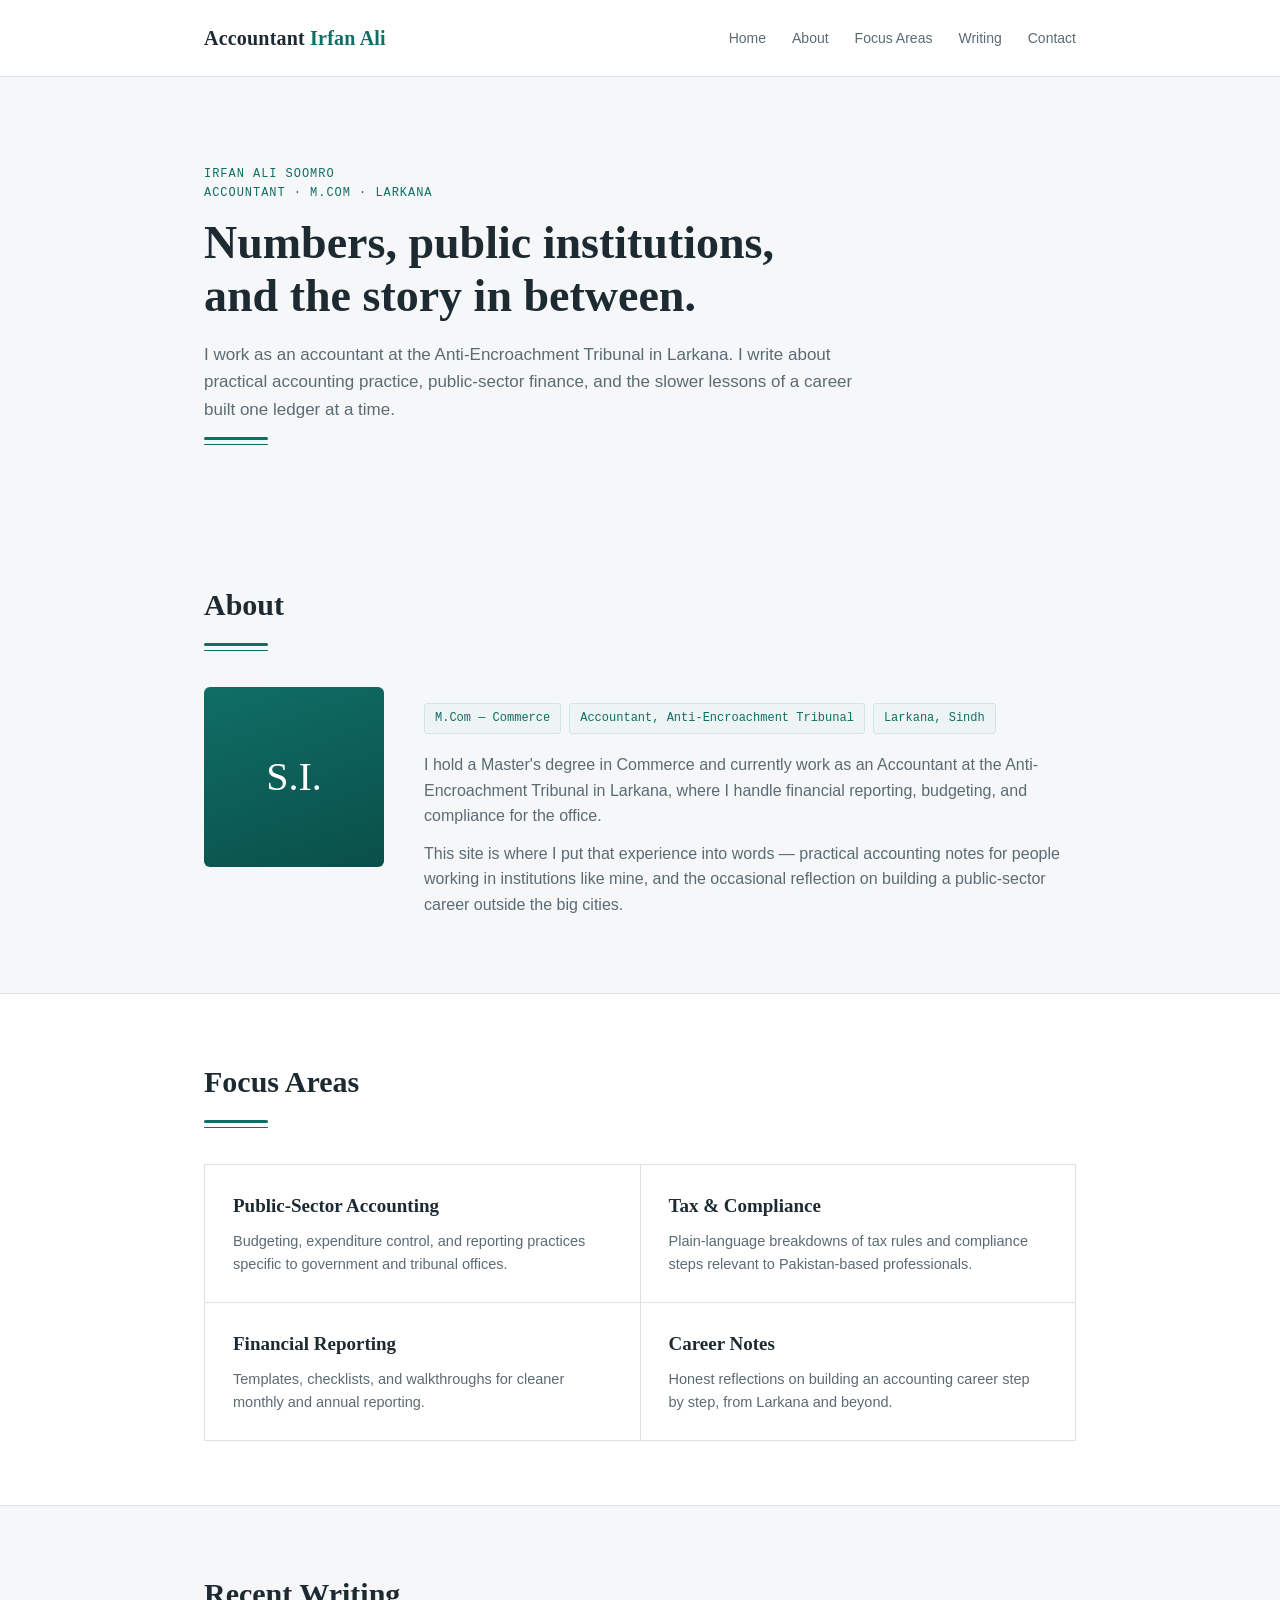
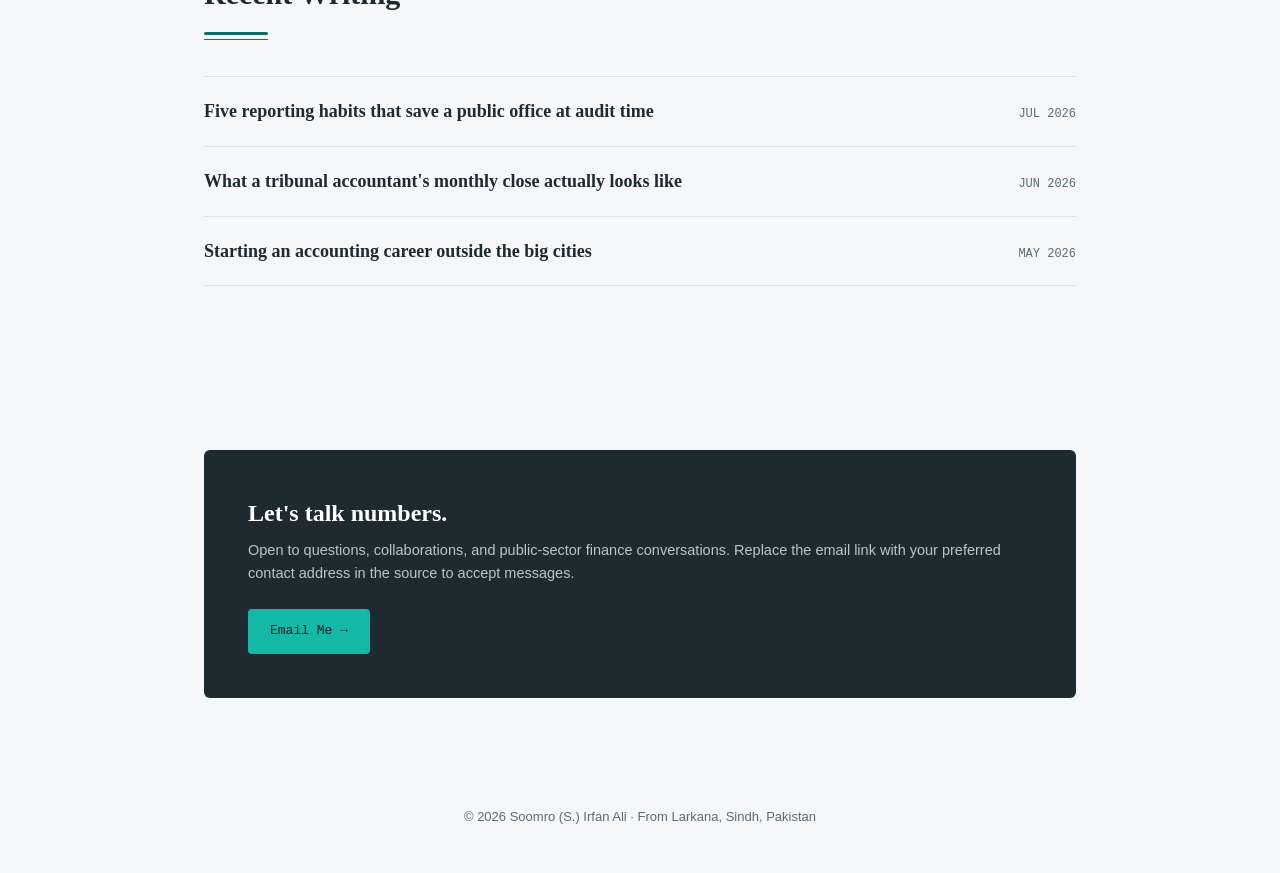
<file: index.html>
<!DOCTYPE html>
<html lang="en">
<head>
  <meta charset="utf-8">
  <meta name="viewport" content="width=device-width, initial-scale=1">
  <meta name="description" content="Irfan Ali Soomro — Accountant. Notes on public-sector accounting, financial reporting, tax & compliance, and career reflections from Larkana, Sindh.">

  <title>Soomro (S.) Irfan Ali — Accountant</title>

  <!-- Favicons -->
  <link rel="icon" type="image/svg+xml" href="/assets/favicon.svg">
  <link rel="alternate icon" href="/assets/favicon.svg">

  <!-- Open Graph / Social -->
  <meta property="og:title" content="Soomro (S.) Irfan Ali — Accountant">
  <meta property="og:description" content="Notes on public-sector accounting, financial reporting, tax & compliance, and career reflections from Larkana, Sindh.">
  <meta property="og:type" content="website">
  <meta property="og:url" content="https://sirfanali43.github.io/">
  <meta property="og:image" content="/assets/og-image.svg">

  <meta name="twitter:card" content="summary_large_image">
  <meta name="twitter:title" content="Soomro (S.) Irfan Ali — Accountant">
  <meta name="twitter:description" content="Notes on public-sector accounting, financial reporting, tax & compliance, and career reflections from Larkana, Sindh.">
  <meta name="twitter:image" content="/assets/og-image.svg">

  <link rel="stylesheet" href="/assets/style.css">
</head>
<body>
  <a class="skip-link" href="#main">Skip to content</a>
  <header class="site" role="banner">
    <div class="wrap">
      <div class="brand" aria-label="Site title">Accountant <span>Irfan Ali</span></div>
      <nav role="navigation" aria-label="Primary">
        <ul>
          <li><a href="/">Home</a></li>
          <li><a href="#about">About</a></li>
          <li><a href="#services">Focus Areas</a></li>
          <li><a href="#posts">Writing</a></li>
          <li><a href="#contact">Contact</a></li>
        </ul>
      </nav>
    </div>
  </header>

  <main id="main" tabindex="-1">
    <section class="hero" aria-labelledby="hero-heading">
      <div class="wrap">
        <div class="eyebrow">Irfan Ali Soomro <br>Accountant · M.Com · Larkana</div>
        <h1 id="hero-heading">Numbers, public institutions, and the story in between.</h1>
        <p class="sub">I work as an accountant at the Anti-Encroachment Tribunal in Larkana. I write about practical accounting practice, public-sector finance, and the slower lessons of a career built one ledger at a time.</p>
        <span class="ledger-rule" aria-hidden="true"><span class="thick"></span><span class="thin"></span></span>
      </div>
    </section>

    <section id="about" aria-labelledby="about-heading">
      <div class="wrap">
        <h2 id="about-heading" class="section-title">About</h2>
        <span class="ledger-rule" aria-hidden="true"><span class="thick"></span><span class="thin"></span></span>
        <div class="about-grid">
          <div class="avatar" aria-hidden="true">S.I.</div>
          <div>
            <div class="credentials" aria-hidden="true">
              <span>M.Com — Commerce</span>
              <span>Accountant, Anti-Encroachment Tribunal</span>
              <span>Larkana, Sindh</span>
            </div>
            <p>I hold a Master's degree in Commerce and currently work as an Accountant at the Anti-Encroachment Tribunal in Larkana, where I handle financial reporting, budgeting, and compliance for the office.</p>
            <p>This site is where I put that experience into words — practical accounting notes for people working in institutions like mine, and the occasional reflection on building a public-sector career outside the big cities.</p>
          </div>
        </div>
      </div>
    </section>

    <section class="alt" id="services" aria-labelledby="services-heading">
      <div class="wrap">
        <h2 id="services-heading" class="section-title">Focus Areas</h2>
        <span class="ledger-rule" aria-hidden="true"><span class="thick"></span><span class="thin"></span></span>
        <div class="services" role="list">
          <article class="service" role="listitem" aria-labelledby="s1"><h3 id="s1">Public-Sector Accounting</h3><p>Budgeting, expenditure control, and reporting practices specific to government and tribunal offices.</p></article>
          <article class="service" role="listitem" aria-labelledby="s2"><h3 id="s2">Tax &amp; Compliance</h3><p>Plain-language breakdowns of tax rules and compliance steps relevant to Pakistan-based professionals.</p></article>
          <article class="service" role="listitem" aria-labelledby="s3"><h3 id="s3">Financial Reporting</h3><p>Templates, checklists, and walkthroughs for cleaner monthly and annual reporting.</p></article>
          <article class="service" role="listitem" aria-labelledby="s4"><h3 id="s4">Career Notes</h3><p>Honest reflections on building an accounting career step by step, from Larkana and beyond.</p></article>
        </div>
      </div>
    </section>

    <section id="posts" aria-labelledby="posts-heading">
      <div class="wrap">
        <h2 id="posts-heading" class="section-title">Recent Writing</h2>
        <span class="ledger-rule" aria-hidden="true"><span class="thick"></span><span class="thin"></span></span>
        <!-- posts will be populated by JavaScript when assets/posts.json is present -->
        <div class="posts" data-post-list>
          <!-- fallback static posts for no-JS or before JS loads -->
          <div class="post"><a class="title" href="#">Five reporting habits that save a public office at audit time</a><span class="meta">JUL 2026</span></div>
          <div class="post"><a class="title" href="#">What a tribunal accountant's monthly close actually looks like</a><span class="meta">JUN 2026</span></div>
          <div class="post"><a class="title" href="#">Starting an accounting career outside the big cities</a><span class="meta">MAY 2026</span></div>
        </div>
      </div>
    </section>

    <section id="contact" aria-labelledby="contact-heading">
      <div class="wrap">
        <div class="contact-box">
          <div>
            <h3 id="contact-heading">Let's talk numbers.</h3>
            <p>Open to questions, collaborations, and public-sector finance conversations. Replace the email link with your preferred contact address in the source to accept messages.</p>
          </div>
          <a class="btn" href="mailto:you@example.com">Email Me →</a>
        </div>
      </div>
    </section>
  </main>

  <footer role="contentinfo">
    <div class="wrap">
      <p>© 2026 Soomro (S.) Irfan Ali · From Larkana, Sindh, Pakistan</p>
    </div>
  </footer>

  <script src="/assets/main.js" defer></script>
</body>
</html>
</file>
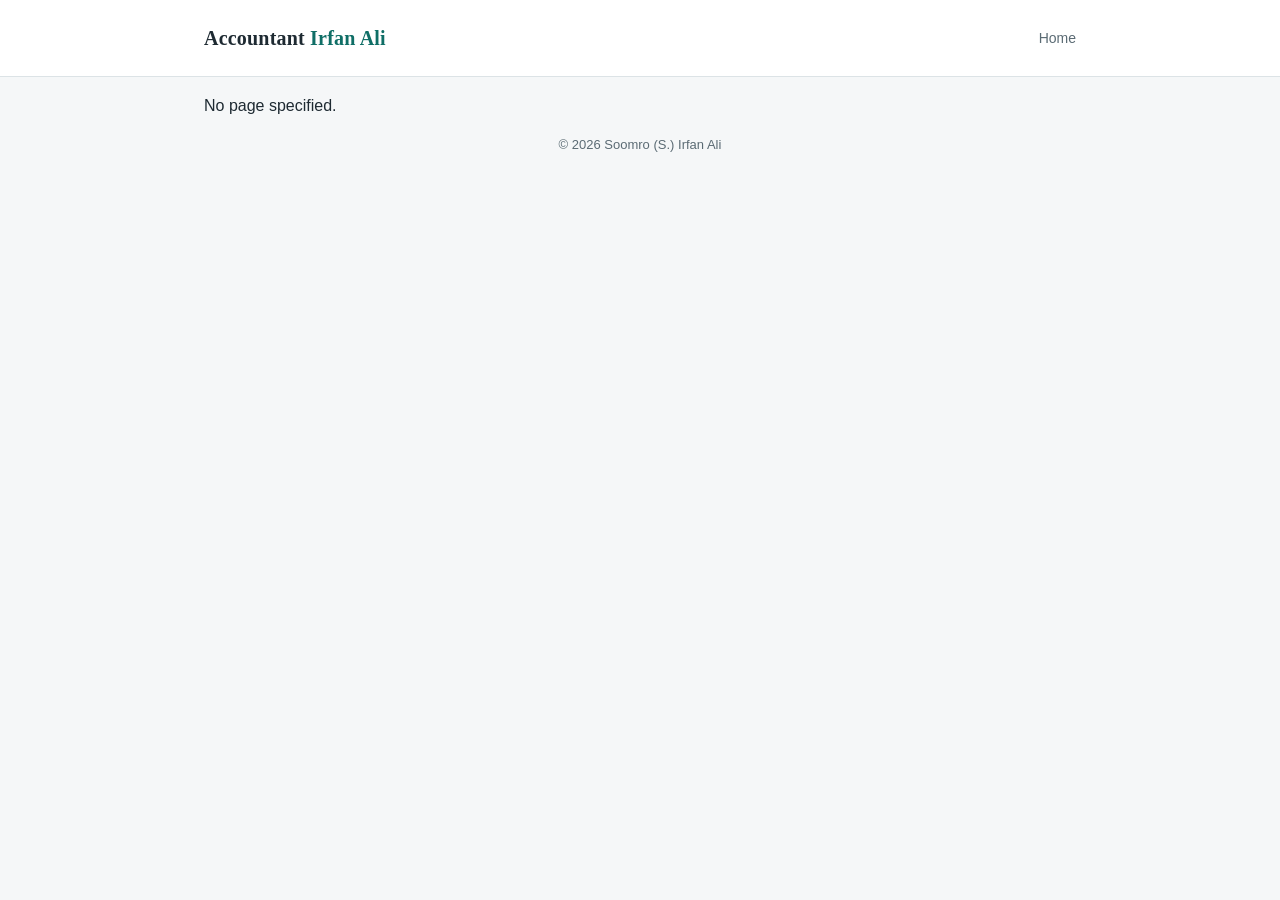
<file: pages.html>
<!doctype html>
<html lang="en">
<head>
  <meta charset="utf-8">
  <meta name="viewport" content="width=device-width,initial-scale=1">
  <title>Pages — Soomro (S.) Irfan Ali</title>
  <link rel="stylesheet" href="/assets/style.css">
</head>
<body>
  <header class="site" role="banner">
    <div class="wrap">
      <div class="brand">Accountant <span>Irfan Ali</span></div>
      <nav aria-label="Primary">
        <ul>
          <li><a href="/">Home</a></li>
        </ul>
      </nav>
    </div>
  </header>

  <main class="wrap" id="page-root">
    <!-- page content injected by assets/main.js -->
  </main>

  <footer class="wrap">© 2026 Soomro (S.) Irfan Ali</footer>

  <script src="/assets/main.js" defer></script>
  <script>
  (function(){
    const params = new URLSearchParams(location.search);
    const slug = params.get('slug');
    const root = document.getElementById('page-root');
    if (!slug) {
      root.innerHTML = '<p>No page specified.</p>';
      return;
    }
    if (window.renderPageBySlug) {
      window.renderPageBySlug(slug, root);
    } else {
      root.innerHTML = '<p>Loading...</p>';
    }
  })();
  </script>
</body>
</html>
</file>
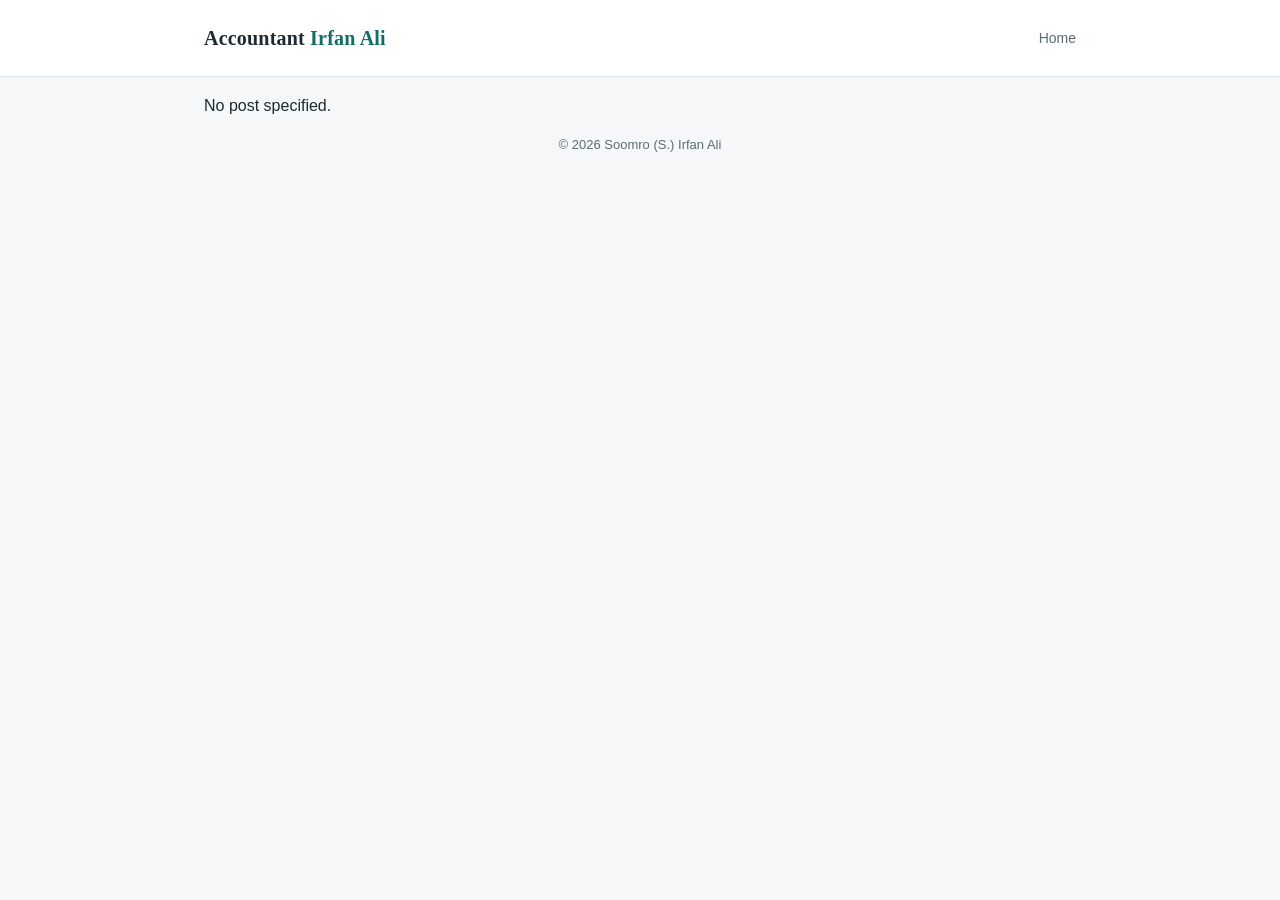
<file: post.html>
<!doctype html>
<html lang="en">
<head>
  <meta charset="utf-8">
  <meta name="viewport" content="width=device-width,initial-scale=1">
  <title>Post — Soomro (S.) Irfan Ali</title>
  <link rel="stylesheet" href="/assets/style.css">
</head>
<body>
  <header class="site" role="banner">
    <div class="wrap">
      <div class="brand">Accountant <span>Irfan Ali</span></div>
      <nav aria-label="Primary">
        <ul>
          <li><a href="/">Home</a></li>
        </ul>
      </nav>
    </div>
  </header>

  <main class="wrap" id="post-root">
    <!-- post content will be injected here by assets/main.js -->
  </main>

  <footer class="wrap">© 2026 Soomro (S.) Irfan Ali</footer>

  <script src="/assets/main.js" defer></script>
  <script>
    // read ?slug=... from querystring
    (function(){
      const params = new URLSearchParams(location.search);
      const slug = params.get('slug');
      const root = document.getElementById('post-root');
      if (!slug) {
        root.innerHTML = '<p>No post specified.</p>';
        return;
      }
      if (window.renderPostBySlug) {
        window.renderPostBySlug(slug, root);
      } else {
        root.innerHTML = '<p>Loading...</p>';
      }
    })();
  </script>
</body>
</html>
</file>
<file: assets/style.css>
/* Main site stylesheet (moved from inline styles) */
:root{
  --bg:#F5F7F8;
  --surface:#FFFFFF;
  --ink:#1E2A32;
  --ink-soft:#5B6B74;
  --teal:#0F6E66;
  --teal-bright:#14B8A6;
  --line:#DCE3E6;
  --mono: 'IBM Plex Mono', monospace;
  --display: 'Fraunces', serif;
  --body: 'Inter', sans-serif;
}
*{box-sizing:border-box;text-rendering:optimizeLegibility;-webkit-font-smoothing:antialiased}
html,body{height:100%}
body{margin:0;background:var(--bg);color:var(--ink);font-family:var(--body);line-height:1.6;-webkit-text-size-adjust:100%}
a{color:inherit;text-decoration:none}
a:focus{outline:3px solid rgba(20,184,166,0.18);outline-offset:3px;border-radius:4px}
.wrap{max-width:920px;margin:0 auto;padding:0 24px}

/* accessible skip link */
.skip-link{position:absolute;left:-999px;top:auto;width:1px;height:1px;overflow:hidden}
.skip-link:focus{position:static;width:auto;height:auto;padding:12px 16px;background:#04211E;color:#fff;border-radius:4px;margin:12px;display:inline-block}

/* signature: ledger rule — a thick + thin underline, like a subtotal/total line in a ledger */
.ledger-rule{display:block;width:64px;margin-top:14px}
.ledger-rule .thick{height:3px;background:var(--teal);display:block;border-radius:2px}
.ledger-rule .thin{height:1px;background:var(--teal);margin-top:4px;display:block;border-radius:1px}

header.site{padding:22px 0;border-bottom:1px solid var(--line);background:var(--surface)}
header.site .wrap{display:flex;align-items:center;justify-content:space-between;gap:16px}
.brand{font-family:var(--display);font-weight:700;font-size:20px;letter-spacing:0.2px}
.brand span{color:var(--teal)}
nav ul{display:flex;list-style:none;margin:0;padding:0;align-items:center}
nav a{margin-left:26px;font-size:14px;font-weight:500;color:var(--ink-soft)}
nav a:hover, nav a:focus{color:var(--teal)}

.hero{padding:88px 0 72px}
.eyebrow{font-family:var(--mono);font-size:12px;letter-spacing:.08em;text-transform:uppercase;color:var(--teal)}
.hero h1{font-family:var(--display);font-weight:600;font-size:46px;line-height:1.15;margin:14px 0 18px;max-width:640px}
.hero p.sub{color:var(--ink-soft);max-width:680px;font-size:17px;margin-bottom:0}

main section{padding:64px 0}
section.alt{background:var(--surface);border-top:1px solid var(--line);border-bottom:1px solid var(--line)}
h2.section-title{font-family:var(--display);font-weight:600;font-size:30px;margin:0}

.about-grid{display:grid;grid-template-columns:180px 1fr;gap:40px;margin-top:36px;align-items:start}
.avatar{width:180px;height:180px;border-radius:6px;background:linear-gradient(160deg,var(--teal),#0A4F49);display:flex;align-items:center;justify-content:center;font-family:var(--display);color:#fff;font-size:40px}
.credentials{display:flex;flex-wrap:wrap;gap:8px;margin:16px 0 18px}
.credentials span{font-family:var(--mono);font-size:12px;background:#EDF4F3;color:var(--teal);border:1px solid #CFE6E2;padding:5px 10px;border-radius:3px}
.about-grid p{color:var(--ink-soft);margin:0 0 12px}

.services{display:grid;grid-template-columns:repeat(2,1fr);gap:1px;background:var(--line);margin-top:36px;border:1px solid var(--line)}
.service{background:var(--surface);padding:26px 28px}
.service h3{font-family:var(--display);font-size:19px;font-weight:600;margin:0 0 8px}
.service p{color:var(--ink-soft);font-size:14.5px;margin:0}

.posts{margin-top:36px;display:flex;flex-direction:column}
.post{display:flex;justify-content:space-between;align-items:baseline;padding:20px 0;border-bottom:1px solid var(--line);gap:24px}
.post:first-child{border-top:1px solid var(--line)}
.post .meta{font-family:var(--mono);font-size:12px;color:var(--ink-soft);white-space:nowrap}
.post .title{font-family:var(--display);font-size:18px;font-weight:600}
.post .title:hover{color:var(--teal)}

.contact-box{margin-top:36px;background:var(--ink);color:#fff;padding:44px;border-radius:6px;display:flex;justify-content:space-between;align-items:center;flex-wrap:wrap;gap:24px}
.contact-box h3{font-family:var(--display);font-size:24px;margin:0 0 6px;font-weight:600}
.contact-box p{color:#B9C6C4;margin:0;font-size:14.5px}
.btn{font-family:var(--mono);font-size:13px;background:var(--teal-bright);color:#04211E;padding:12px 22px;border-radius:4px;font-weight:500;display:inline-block}

footer{padding:32px 0;text-align:center;color:var(--ink-soft);font-size:13px}

@media(max-width:820px){
  .wrap{padding:0 20px}
  header.site .wrap{flex-direction:column;align-items:flex-start;gap:12px}
  nav a{margin-left:18px}
}

@media(max-width:640px){
  .hero h1{font-size:32px}
  .about-grid{grid-template-columns:1fr}
  .avatar{width:100px;height:100px;font-size:28px}
  .services{grid-template-columns:1fr}
  nav a{margin-left:16px;font-size:13px}
}
</file>
